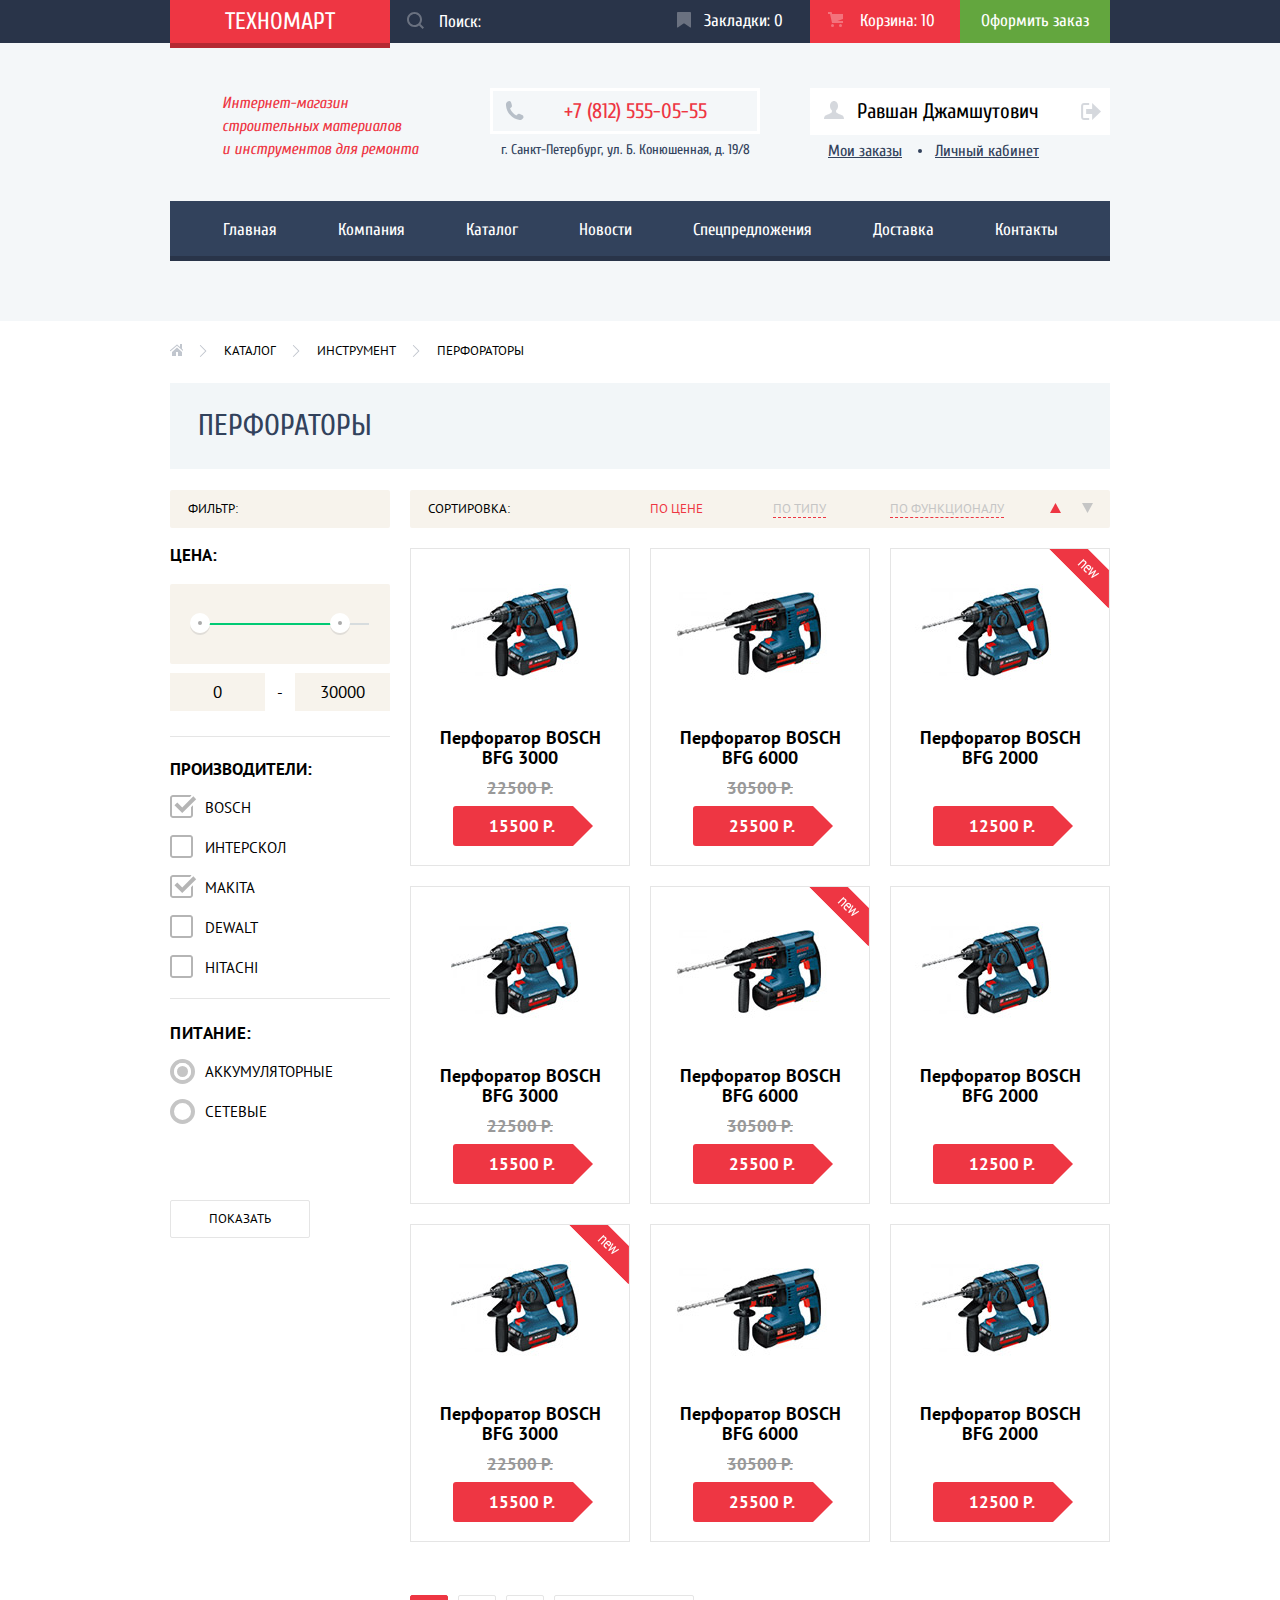
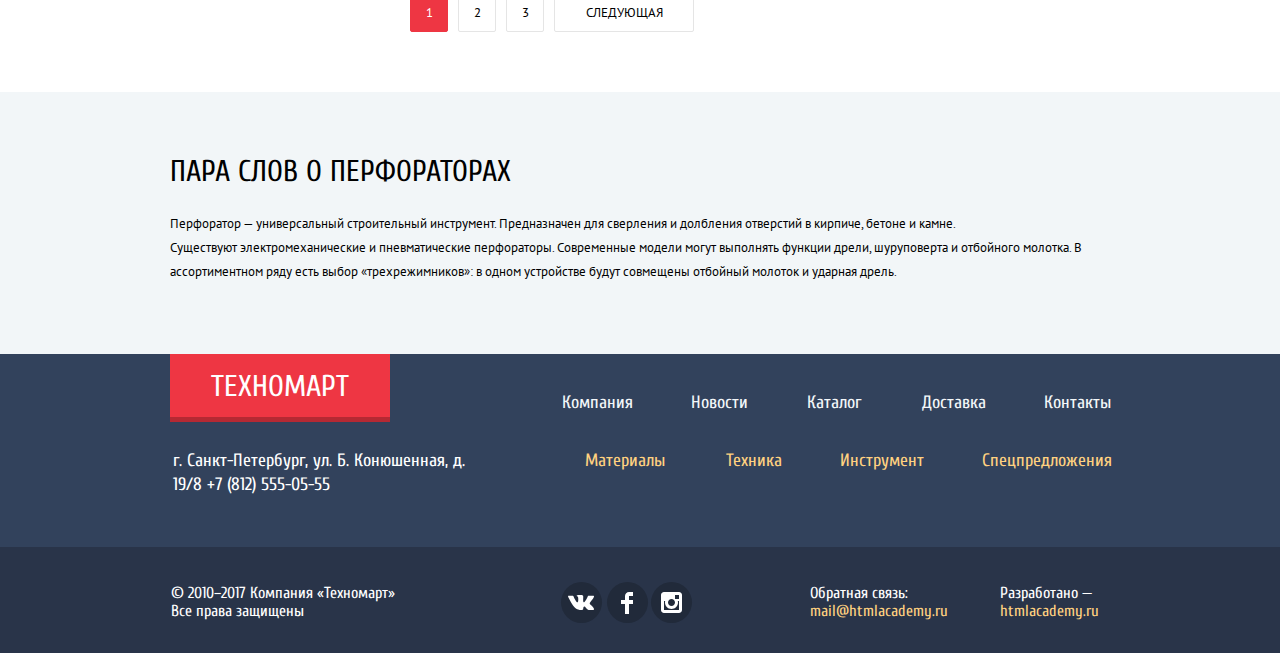
<file: catalog.html>
<!DOCTYPE html>
<html lang="ru">
   <head>
      <meta charset="utf-8">
      <title>Каталог товаров</title>
      <link href="https://fonts.googleapis.com/css?family=Cuprum:400,400i,700&amp;subset=cyrillic" rel="stylesheet">
      <link href="https://fonts.googleapis.com/css?family=PT+Sans:400,700&amp;subset=cyrillic" rel="stylesheet">
      <link href="css/normalize.css" rel="stylesheet">
      <link href="css/minstyle.css" rel="stylesheet">
   </head>
   <body>
      <header class="main-header">
         <div class="header-top">
            <div class="wrapper">
               <div class="container">
                  <a class="logo-top" href="index.html">Техномарт</a>
                  <div class="search">
                     <form action="https://echo.htmlacademy.ru" method="get">
                        <label class="visually-hidden" for="search">Поле поиска</label>
                        <input class="search-field" id="search" type="search" name="search" placeholder="Поиск:">
                        <svg version="1.1" xmlns="http://www.w3.org/2000/svg" xmlns:xlink="http://www.w3.org/1999/xlink" x="0px" y="0px" width="17px"
                           height="17px" viewBox="0 0 17 17" enable-background="new 0 0 17 17" xml:space="preserve">
                           <g>
                           </g>
                           <g>
                              <path fill="#ffffff" d="M17,15.586l-3.542-3.542C14.421,10.782,15,9.21,15,7.5C15,3.358,11.643,0,7.5,0C3.358,0,0,3.358,0,7.5
                                 C0,11.643,3.358,15,7.5,15c1.71,0,3.282-0.579,4.544-1.542L15.586,17L17,15.586z M2,7.5C2,4.467,4.467,2,7.5,2
                                 C10.532,2,13,4.467,13,7.5c0,3.032-2.468,5.5-5.5,5.5C4.467,13,2,10.532,2,7.5z"/>
                           </g>
                        </svg>
                     </form>
                  </div>
                  <a class="bookmarks" href="bookmarks.html">Закладки: 0</a>
                  <a class="basket basket-good" href="basket.html">Корзина: 10</a>
                  <a class="order" href="order.html">Оформить заказ</a>
               </div>
            </div>
         </div>
         <div class="container">
            <div class="header-middle header-middle-catalog">
               <p>
                  Интернет-магазин
                  строительных материалов<br> 
                  <!--Без br не получается сделать текст как на макете, при увеличении паддинга справа текст снизу съехжает еще на 1 строку-->
                  и инструментов для ремонта
               </p>
               <div class="information">
                  <a class="number" href="tel:+7(812)555-05-55">+7 (812) 555-05-55</a>
                  <span class="adress">г. Санкт-Петербург, ул. Б. Конюшенная, д. 19/8</span>
               </div>
               <div class="user">
                  <a class="user-name" href="profile.html">
                  Равшан Джамшутович
                  </a>
                  <a class="deauthorization" href="#">
                  <span class="visually-hidden">Деавторизация</span>
                  </a>
                  <ul class="user-atribute">
                     <li><a class="indent" href="orders.html">Мои заказы</a></li>
                     <li><a href="profile.html">Личный кабинет</a></li>
                  </ul>
               </div>
            </div>
            <nav class="main-nav">
               <ul class="site-navigation">
                  <li><a href="index.html">Главная</a></li>
                  <li><a href="company.html">Компания</a></li>
                  <li><a href="catalog.html">Каталог</a></li>
                  <li><a href="news.html">Новости</a></li>
                  <li><a href="sale.html">Спецпредложения</a></li>
                  <li><a href="delivery.html">Доставка</a></li>
                  <li><a href="contact.html">Контакты</a></li>
               </ul>
            </nav>
         </div>
      </header>
      <main class="catalog-main">
         <div class="container">
            <ul class="breadcrumbs">
               <li><a class="home" href="index.html"><span class="visually-hidden">Главная</span></a></li>
               <li><a href="catalog.html">Каталог</a></li>
               <li><a href="tool.html">Инструмент</a></li>
               <li class="breadcrumbs-current">Перфораторы</li>
            </ul>
            <h1>Перфораторы</h1>
            <div class="flex-catalog">
               <section class="filters">
                  <form class="filter" action="https://echo.htmlacademy.ru" method="get">
                     <h2>Фильтр:</h2>
                     <fieldset>
                        <legend>Цена:</legend>
                        <div class="price-slider">
                           <div class="price-slider-handle price-slider-handle-left"></div>
                           <div class="price-slider-range"></div>
                           <div class="price-slider-handle price-slider-handle-right"></div>
                        </div>
                        <div class="price-range">
                           <div class="price-range-input">
                              <label class="visually-hidden" for="min">Минимальная цена</label>
                              <input type="tel" name="min" id="min" value="0">
                           </div>
                           <span class="price-range-span">-</span>
                           <div class="price-range-input">
                              <label class="visually-hidden" for="max">Максимальная цена</label>
                              <input type="tel" name="max" id="max" value="30000">
                           </div>
                        </div>
                     </fieldset>
                     <fieldset>
                        <legend>Производители:</legend>
                        <ul class="filter-list">
                           <li class="filter-option">
                              <label class="filter-checkbox">
                              <input class="visually-hidden" type="checkbox" name="bosch" checked>
                              <span class="checkbox-indicator"></span>
                              Bosch
                              </label>
                           </li>
                           <li class="filter-option">
                              <label class="filter-checkbox">
                              <input class="visually-hidden" type="checkbox" name="interskol">
                              <span class="checkbox-indicator"></span>
                              Интерскол
                              </label>
                           </li>
                           <li class="filter-option">
                              <label class="filter-checkbox">
                              <input class="visually-hidden" type="checkbox" name="makita" checked>
                              <span class="checkbox-indicator"></span>
                              Makita
                              </label>
                           </li>
                           <li class="filter-option">
                              <label class="filter-checkbox">
                              <input class="visually-hidden" type="checkbox" name="dewalt">
                              <span class="checkbox-indicator"></span>
                              Dewalt
                              </label>
                           </li>
                           <li class="filter-option">
                              <label class="filter-checkbox">
                              <input class="visually-hidden" type="checkbox" name="hitachi">
                              <span class="checkbox-indicator"></span>
                              Hitachi
                              </label>
                           </li>
                        </ul>
                     </fieldset>
                     <fieldset>
                        <legend class="alimony">Питание:</legend>
                        <ul class="filter-list">
                           <li class="filter-option">
                              <input class="visually-hidden" type="radio" name="energy-group" value="accumulator" id="supply-1" checked>
                              <label class="filter-radio" for="supply-1">Аккумуляторные</label>
                           </li>
                           <li class="filter-option">
                              <input class="visually-hidden" type="radio" name="energy-group" value="network" id="supply-2">
                              <label class="filter-radio" for="supply-2">Сетевые</label>
                           </li>
                        </ul>
                     </fieldset>
                     <button class="filter-button" type="submit">Показать</button>
                  </form>
               </section>
               <section class="catalog">
                  <div class="sorting">
                     <h2>Сортировка:</h2>
                     <ul>
                        <li><a class="current-sorting" href="#">По цене</a></li>
                        <li><a href="#">По типу</a></li>
                        <li><a href="#">По функционалу</a></li>
                     </ul>
                     <div class="sorting-triangle">
                        <a class="sorting-up current-sorting"  href="#">
                           <span class="visually-hidden">Сортировка по возрастанию</span>
                           <svg version="1.1" xmlns="http://www.w3.org/2000/svg" xmlns:xlink="http://www.w3.org/1999/xlink" x="0px" y="0px"
                              width="11px" height="10px" viewBox="0 0 11 10" enable-background="new 0 0 11 10" xml:space="preserve">
                              <polygon fill="#c5c5c5" points="5.5,0 0,10 11,10 "/>
                           </svg>
                        </a>
                        <a class="sorting-down"  href="#">
                           <span class="visually-hidden">Сортировка по убыванию</span>
                           <svg version="1.1" xmlns="http://www.w3.org/2000/svg" xmlns:xlink="http://www.w3.org/1999/xlink" x="0px" y="0px"
                              width="11px" height="10px" viewBox="0 0 11 10" enable-background="new 0 0 11 10" xml:space="preserve">
                              <polyline fill="#c5c5c5" points="5.5,10 0,0 11,0 "/>
                           </svg>
                        </a>
                     </div>
                  </div>
                  <ul class="catalog-list">
                     <li class="catalog-item">
                        <div class="flag">Новинка</div>
                        <p class="catalog-item-image">
                           <img src="img/item-1.jpg" width="218" height="180" alt="Перфоратор BOSCH BFG 3000">
                        </p>
                        <div class="hover-button">
                           <a class="btn-buy" href="buy.html">Купить</a>
                           <a class="btn-bookmark" href="bookmark.html">В закладки</a>
                        </div>
                        <h3>
                           <a class="catalog-item-title" href="catalog-item.html">Перфоратор BOSCH BFG 3000</a>
                        </h3>
                        <p class="catalog-item-price">
                           <b class="old-price">22500 Р.</b>
                           <b class="new-price">15500 Р.</b>
                        </p>
                     </li>
                     <li class="catalog-item">
                        <div class="flag">Новинка</div>
                        <p class="catalog-item-image">
                           <img src="img/item-2.jpg" width="218" height="180" alt="Перфоратор BOSCH BFG 6000">
                        </p>
                        <div class="hover-button">
                           <a class="btn-buy" href="buy.html">Купить</a>
                           <a class="btn-bookmark" href="bookmark.html">В закладки</a>
                        </div>
                        <h3>
                           <a class="catalog-item-title" href="catalog-item.html">Перфоратор BOSCH BFG 6000</a>
                        </h3>
                        <p class="catalog-item-price">
                           <b class="old-price">30500 Р.</b>
                           <b class="new-price">25500 Р.</b>
                        </p>
                     </li>
                     <li class="catalog-item">
                        <div class="flag flag-new">Новинка</div>
                        <p class="catalog-item-image">
                           <img src="img/item-3.jpg" width="218" height="180" alt="Перфоратор BOSCH BFG 2000">
                        </p>
                        <div class="hover-button">
                           <a class="btn-buy" href="buy.html">Купить</a>
                           <a class="btn-bookmark" href="bookmark.html">В закладки</a>
                        </div>
                        <h3>
                           <a class="catalog-item-title" href="catalog-item.html">Перфоратор BOSCH BFG 2000</a>
                        </h3>
                        <p class="catalog-item-price">
                           <b class="old-price"></b>
                           <b class="new-price">12500 Р.</b>
                        </p>
                     </li>
                     <li class="catalog-item">
                        <div class="flag">Новинка</div>
                        <p class="catalog-item-image">
                           <img src="img/item-1.jpg" width="218" height="180" alt="Перфоратор BOSCH BFG 3000">
                        </p>
                        <div class="hover-button">
                           <a class="btn-buy" href="buy.html">Купить</a>
                           <a class="btn-bookmark" href="bookmark.html">В закладки</a>
                        </div>
                        <h3>
                           <a class="catalog-item-title" href="catalog-item.html">Перфоратор BOSCH BFG 3000</a>
                        </h3>
                        <p class="catalog-item-price">
                           <b class="old-price">22500 Р.</b>
                           <b class="new-price">15500 Р.</b>
                        </p>
                     </li>
                     <li class="catalog-item">
                        <div class="flag flag-new">Новинка</div>
                        <p class="catalog-item-image">
                           <img src="img/item-2.jpg" width="218" height="180" alt="Перфоратор BOSCH BFG 6000">
                        </p>
                        <div class="hover-button">
                           <a class="btn-buy" href="buy.html">Купить</a>
                           <a class="btn-bookmark" href="bookmark.html">В закладки</a>
                        </div>
                        <h3>
                           <a class="catalog-item-title" href="catalog-item.html">Перфоратор BOSCH BFG 6000</a>
                        </h3>
                        <p class="catalog-item-price">
                           <b class="old-price">30500 Р.</b>
                           <b class="new-price">25500 Р.</b>
                        </p>
                     </li>
                     <li class="catalog-item">
                        <p class="catalog-item-image">
                           <img src="img/item-3.jpg" width="218" height="180" alt="Перфоратор BOSCH BFG 2000">
                        </p>
                        <div class="hover-button">
                           <a class="btn-buy" href="buy.html">Купить</a>
                           <a class="btn-bookmark" href="bookmark.html">В закладки</a>
                        </div>
                        <h3>
                           <a class="catalog-item-title" href="catalog-item.html">Перфоратор BOSCH BFG 2000</a>
                        </h3>
                        <p class="catalog-item-price">
                           <b class="old-price"></b>
                           <b class="new-price">12500 Р.</b>
                        </p>
                     </li>
                     <li class="catalog-item">
                        <div class="flag flag-new">Новинка</div>
                        <p class="catalog-item-image">
                           <img src="img/item-1.jpg" width="218" height="180" alt="Перфоратор BOSCH BFG 3000">
                        </p>
                        <div class="hover-button">
                           <a class="btn-buy" href="buy.html">Купить</a>
                           <a class="btn-bookmark" href="bookmark.html">В закладки</a>
                        </div>
                        <h3>
                           <a class="catalog-item-title" href="catalog-item.html">Перфоратор BOSCH BFG 3000</a>
                        </h3>
                        <p class="catalog-item-price">
                           <b class="old-price">22500 Р.</b>
                           <b class="new-price">15500 Р.</b>
                        </p>
                     </li>
                     <li class="catalog-item">
                        <p class="catalog-item-image">
                           <img src="img/item-2.jpg" width="218" height="180" alt="Перфоратор BOSCH BFG 6000">
                        </p>
                        <div class="hover-button">
                           <a class="btn-buy" href="buy.html">Купить</a>
                           <a class="btn-bookmark" href="bookmark.html">В закладки</a>
                        </div>
                        <h3>
                           <a class="catalog-item-title" href="catalog-item.html">Перфоратор BOSCH BFG 6000</a>
                        </h3>
                        <p class="catalog-item-price">
                           <b class="old-price">30500 Р.</b>
                           <b class="new-price">25500 Р.</b>
                        </p>
                     </li>
                     <li class="catalog-item">
                        <p class="catalog-item-image">
                           <img src="img/item-3.jpg" width="218" height="180" alt="Перфоратор BOSCH BFG 2000">
                        </p>
                        <div class="hover-button">
                           <a class="btn-buy" href="buy.html">Купить</a>
                           <a class="btn-bookmark" href="bookmark.html">В закладки</a>
                        </div>
                        <h3>
                           <a class="catalog-item-title" href="catalog-item.html">Перфоратор BOSCH BFG 2000</a>
                        </h3>
                        <p class="catalog-item-price">
                           <b class="old-price"></b>
                           <b class="new-price">12500 Р.</b>
                        </p>
                     </li>
                  </ul>
                  <ul class="paginator">
                     <li><a class="current-paginator" href="#">1</a></li>
                     <li><a href="#">2</a></li>
                     <li><a href="#">3</a></li>
                     <li><a class="next" href="#">Следующая</a></li>
                  </ul>
               </section>
            </div>
         </div>
         <section class="about-perforator">
            <div class="wrapper">
               <div class="container">
                  <h2>Пара слов о перфораторах</h2>
                  <p>Перфоратор — универсальный строительный инструмент. Предназначен для сверления и долбления отверстий в кирпиче, бетоне и камне.<br>
                     Существуют электромеханические и пневматические перфораторы. Современные модели могут выполнять функции дрели, шуруповерта и отбойного молотка. В ассортиментном ряду есть выбор «трехрежимников»: в одном устройстве будут совмещены отбойный молоток и ударная дрель.
                  </p>
               </div>
            </div>
         </section>
      </main>
      <footer class="main-footer">
         <div class="container">
            <div class="footer-top">
               <div class="logo-bottom">Техномарт</div>
               <nav class="footer-nav-top">
                  <ul class="footer-nav">
                     <li><a href="company.html">Компания</a></li>
                     <li><a href="news.html">Новости</a></li>
                     <li><a href="catalog.html">Каталог</a></li>
                     <li><a href="delivery.html">Доставка</a></li>
                     <li><a href="contact.html">Контакты</a></li>
                  </ul>
               </nav>
            </div>
            <div class="footer-middle">
               <p>г. Санкт-Петербург, ул. Б. Конюшенная, д. 19/8
                  <a class="n-decor" href="tel:+7(812)555-05-55">+7 (812) 555-05-55</a>
               </p>
               <nav class="footer-nav-middle">
                  <ul class="footer-nav">
                     <li><a href="material.html">Материалы</a></li>
                     <li><a href="equipment.html">Техника</a></li>
                     <li><a href="tool.html">Инструмент</a></li>
                     <li><a href="sale.html">Спецпредложения</a></li>
                  </ul>
               </nav>
            </div>
         </div>
         <div class="footer-bottom">
            <div class="container">
               <p class="footer-safe">© 2010–2017 Компания «Техномарт» Все права защищены</p>
               <ul class="footer-social">
                  <li>
                     <a class="social-button" href="#">
                        <span class="visually-hidden">Вконтакте</span>
                        <svg version="1.1" xmlns="http://www.w3.org/2000/svg" xmlns:xlink="http://www.w3.org/1999/xlink" x="0px" y="0px"
                           width="26px" height="15px" viewBox="0 0 26 15" enable-background="new 0 0 26 15" xml:space="preserve">
                           <path fill="#FFFFFF" d="M16.138,11.51c0.956-0.309,2.18,2.04,3.483,2.939c0.978,0.681,1.727,0.534,1.727,0.534l3.473-0.05
                              c0,0,1.815-0.112,0.957-1.554c-0.071-0.12-0.503-1.069-2.585-3.022c-2.177-2.043-1.882-1.712,0.739-5.244
                              c1.597-2.153,2.236-3.468,2.036-4.028c-0.192-0.539-1.365-0.399-1.365-0.399L20.69,0.713c-0.381,0.001-0.704,0.119-0.851,0.515
                              c-0.003,0.004-0.621,1.666-1.445,3.079c-1.741,2.989-2.436,3.148-2.724,2.961c-0.661-0.433-0.494-1.737-0.494-2.664
                              c0-2.897,0.432-4.105-0.846-4.417c-0.427-0.104-0.739-0.172-1.828-0.182c-1.392-0.021-2.574,0-3.244,0.329
                              c-0.445,0.223-0.786,0.712-0.579,0.74c0.26,0.035,0.843,0.16,1.155,0.586c0.401,0.552,0.389,1.789,0.389,1.789
                              s0.229,3.411-0.54,3.834c-0.528,0.29-1.25-0.302-2.803-3.016C6.087,2.879,5.488,1.345,5.488,1.345S5.372,1.06,5.162,0.904
                              C4.912,0.719,4.562,0.66,4.562,0.66L0.848,0.684c0,0-0.558,0.016-0.763,0.262C-0.097,1.164,0.07,1.614,0.07,1.614
                              s2.909,6.881,6.203,10.347c3.02,3.182,6.452,2.971,6.452,2.971h1.555c0,0,0.469-0.054,0.709-0.312
                              c0.224-0.24,0.214-0.691,0.214-0.691S15.172,11.82,16.138,11.51z"/>
                        </svg>
                     </a>
                  </li>
                  <li>
                     <a class="social-button" href="#">
                        <span class="visually-hidden">Фейсбук</span>
                        <svg version="1.1" xmlns="http://www.w3.org/2000/svg" xmlns:xlink="http://www.w3.org/1999/xlink" x="0px" y="0px"
                           width="12px" height="22px" viewBox="0 0 12 22" enable-background="new 0 0 12 22" xml:space="preserve">
                           <path fill="#FFFFFF" d="M12,4V0H8C5.791,0,4,1.791,4,4v4H0v4h4v10h4V12h4V8H8V4H12z"/>
                        </svg>
                     </a>
                  </li>
                  <li>
                     <a class="social-button" href="#">
                        <span class="visually-hidden">Инстаграм</span>
                        <svg version="1.1" xmlns="http://www.w3.org/2000/svg" xmlns:xlink="http://www.w3.org/1999/xlink" x="0px" y="0px"
                           width="21px" height="21px" viewBox="0 0 21 21" enable-background="new 0 0 21 21" xml:space="preserve">
                           <path fill="#FFFFFF" d="M18,0H3C1.35,0,0,1.35,0,3v15c0,1.65,1.35,3,3,3h15c1.65,0,3-1.35,3-3V3C21,1.35,19.65,0,18,0z M10.5,7
                              c1.93,0,3.5,1.57,3.5,3.5S12.43,14,10.5,14S7,12.43,7,10.5S8.57,7,10.5,7z M18,18H3V9h1.181C4.067,9.482,4,9.983,4,10.5
                              c0,3.59,2.91,6.5,6.5,6.5s6.5-2.91,6.5-6.5c0-0.517-0.066-1.018-0.181-1.5H18V18z M18,7h-4V3h4V7z"/>
                        </svg>
                     </a>
                  </li>
               </ul>
               <p class="footer-feedback">
                  <b>Обратная связь:</b>
                  <a class="mail" href="mailto:mail@htmlacademy.ru">mail@htmlacademy.ru</a>
               </p>
               <p class="footer-copyright">
                  <b>Разработано —</b>
                  <a class="htmlacademy" href="https://htmlacademy.ru/intensive/htmlcss">htmlacademy.ru</a>
               </p>
            </div>
         </div>
      </footer>
      <section class="modal modal-sucses">
         <button class="modal-close" type="button">Закрыть</button>
         <p>Товар добавлен в корзину!</p>
         <div class="sucses-action">
            <a class="btn" href="order.html">Оформить заказ</a>
            <a class="btn btn-continue" href="#">Продолжить покупки</a>
         </div>
      </section>
      <script src="js/minscript.js"></script>
   </body>
</html>
</file>
<file: css/minstyle.css>
body{margin:0;padding:0;font-family:Cuprum,Arial,sans-serif;font-size:13px;line-height:24px;font-weight:400;color:#fff;background-color:#fff}a{text-decoration:none}img{max-width:100%;height:auto}.visually-hidden,input[type="checkbox"].visually-hidden,input[type="radio"].visually-hidden{position:absolute;width:1px;height:1px;margin:-1px;border:0;padding:0;white-space:nowrap;-webkit-clip-path:inset(100%);clip-path:inset(100%);clip:rect(0 0 0 0);overflow:hidden}.main-header{background-color:#f4f7f9;padding-bottom:60px}.main-header ul{list-style:none;padding:0}.header-top{margin-bottom:45px;font-size:17px;line-height:18px;color:#fff;background-color:#293449}.header-top a{display:block;padding:12px 0;width:150px;-webkit-box-sizing:border-box;box-sizing:border-box;vertical-align:middle;color:#fff}.header-top .bookmarks:hover,.header-top .basket:hover{background-color:#212a3a}.search{width:270px}.search form{position:relative}.search svg{position:absolute;top:12px;left:17px;width:17px;height:17px;opacity:.3}.search-field:hover+svg,.search-field:focus+svg{opacity:1}.search-field:focus+svg path{fill:#ee3643}.search-field{width:270px;padding:12px 49px 11px 49px;background-color:#293449;border:0}.search-field:hover{background-color:#212a3a}.search-field:focus{background-color:#fff;outline:0}.search-field::-webkit-input-placeholder{color:#fff;opacity:1}.search-field:-ms-input-placeholder{color:#fff;opacity:1}.search-field::-ms-input-placeholder{color:#fff;opacity:1}.search-field::placeholder{color:#fff;opacity:1}.header-top .bookmarks{position:relative;padding-left:44px}.bookmarks::before{content:"";position:absolute;top:12px;left:17px;width:14px;height:16px;background-image:url("../img/icon-bookmark.svg");background-position:0 0;background-repeat:no-repeat;opacity:.3}.header-top .basket{position:relative;padding-left:50px}.basket::before{content:"";position:absolute;top:12px;left:18px;width:15px;height:15px;background-image:url("../img/cart-icon.svg");background-position:0 0;background-repeat:no-repeat;opacity:.3}.bookmarks:hover::before,.basket:hover::before{opacity:1}.bookmarks:active::before,.basket:active::before{opacity:.5}.order{background-color:#63a63e;text-align:center}.header-top .logo-top{display:block;width:220px;padding-top:10px;padding-bottom:5px;font-size:24px;line-height:24px;color:#fff;text-align:center;text-transform:uppercase;background-color:#ee3643;-webkit-box-shadow:0 5px 0 0 #b52933;box-shadow:0 5px 0 0 #b52933}.header-top .logo-top:hover{background-color:#ca2c37;-webkit-box-shadow:0 5px 0 0 #9a212a;box-shadow:0 5px 0 0 #9a212a}.header-top .logo-top:active{background-color:#ba2732;-webkit-box-shadow:0 5px 0 0 #8e1e26;box-shadow:0 5px 0 0 #8e1e26}.order:hover{background-color:#5fbb2d}.bookmarks:active,.basket:active{background-color:#161d29;color:rgba(255,255,255,0.6)}.order:active{background-color:#518534;color:rgba(255,255,255,0.6)}.number{position:relative;display:block;border:3px solid white;padding:10px 0 9px 71px;margin-bottom:4px;vertical-align:middle;font-size:21px;line-height:21px;color:#ee3643}.number::before{content:"";position:absolute;top:10px;left:12px;width:19px;height:19px;background-image:url(../img/icon-phone.svg);background-repeat:no-repeat;background-position:0 0}.adress{font-size:14px;line-height:24px;color:#32425c;text-align:center}.user-navigation,.site-navigation{list-style:none;margin:0}.user-navigation a{display:block;-webkit-box-sizing:border-box;box-sizing:border-box;padding:12px 0;font-size:21px;line-height:21px;color:#000;background-color:#fff}.user-navigation .login-link{position:relative;padding-left:46px}.login-link::before{content:"";position:absolute;top:14px;left:14px;width:20px;height:17px;background-image:url(../img/icon-login.svg);background-repeat:no-repeat;background-position:0 0;opacity:.3}.login-link:hover::before{background-image:url(../img/icon-login2.svg);opacity:1}.login-link:active::before{background-image:url(../img/icon-login.svg);opacity:1}.user-navigation .registration{padding-left:24px}.user-navigation a:hover{color:#ee3643}.user-navigation a:active{color:rgba(0,0,0,0.3)}.main-nav{width:940px;font-size:17px;line-height:17px;background-color:#32425c}.site-navigation a:hover{background-color:#293449}.site-navigation a:active{background-color:#1d2739;color:rgba(255,255,255,0.5);-webkit-box-shadow:0 4px 0 0 #1d2739;box-shadow:0 4px 0 0 #1d2739}.promo{display:-webkit-box;display:-ms-flexbox;display:flex;-webkit-box-pack:justify;-ms-flex-pack:justify;justify-content:space-between;padding-top:59px;margin-bottom:52px}.promo-left-column{display:-webkit-box;display:-ms-flexbox;display:flex;-ms-flex-wrap:wrap;flex-wrap:wrap;-webkit-box-pack:justify;-ms-flex-pack:justify;justify-content:space-between;width:620px}.promo-left-column .offers-item{margin-bottom:20px}.promo-right-column{display:-webkit-box;display:-ms-flexbox;display:flex;-webkit-box-orient:vertical;-webkit-box-direction:normal;-ms-flex-direction:column;flex-direction:column;width:300px}.offers-item{position:relative;-webkit-box-sizing:border-box;box-sizing:border-box;width:300px}.promo-right-column .offers-item:not(:last-child){margin-bottom:20px}.offers-item b{display:block;margin-top:20px;margin-left:22px;margin-bottom:14px;padding-right:115px;font-size:24px;line-height:30px}.btn-promo{display:block;width:125px;margin-left:25.5px;margin-bottom:22px;padding:11px 5px 9px 5px;font-size:14px;line-height:18px;color:#fff;background-color:rgba(0,0,0,0.1);border-radius:2px;text-align:center;text-transform:uppercase}.promo-right-column .btn-promo{margin-left:23.5px}.btn-promo:hover{background-color:rgba(0,0,0,0.2)}.btn-promo:active{background-color:rgba(0,0,0,0.3)}.materials{background:url(../img/icon-1.svg) 213px 31px no-repeat #ffbf47}.tool{background:url(../img/icon-2.svg) 197px 33px no-repeat #3bbce3}.technics{background:url(../img/icon-3.svg) 191px 31px no-repeat #dc91d8}.discounts{background:url(../img/icon-4.svg) 196px 26px no-repeat #8ed78f}.delivery{background:url(../img/icon-5.svg) 191px 32px no-repeat #ffc047}.slider{position:relative;width:620px}.slider-item{position:relative;-webkit-box-sizing:border-box;box-sizing:border-box;width:620px;padding-top:23px;padding-left:25px}.slider-item::before{content:"";position:absolute;top:50%;left:25px;width:22px;height:40px;background:url(../img/icon-left.svg) 0 0 no-repeat;-webkit-transform:translate(0,-50%);-ms-transform:translate(0,-50%);transform:translate(0,-50%)}.slider-item::after{content:"";position:absolute;top:50%;right:21px;width:22px;height:40px;background:url(../img/icon-right.svg) 0 0 no-repeat;-webkit-transform:translate(0,-50%);-ms-transform:translate(0,-50%);transform:translate(0,-50%)}.slider-item b{margin-bottom:2px;font-size:36px;line-height:36px;text-transform:uppercase}.slider-item p{margin:0;margin-bottom:122.5px;font-size:18px;line-height:24px}.btn-slider{width:194.5px;margin-bottom:20px}.slider .slider-item:first-child{background:#d5cbc9 url(../img/slider-1.jpg) 0 0 no-repeat}.slider .slider-item:last-child{background:#8c7b6f url(../img/slider-2.jpg) 0 0 no-repeat}.slider-slides{display:-webkit-box;display:-ms-flexbox;display:flex;width:200%}.slider-inner{overflow:hidden}.slider-controls{position:absolute;bottom:29px;left:50%;min-width:30px;-webkit-transform:translate(-50%,0);-ms-transform:translate(-50%,0);transform:translate(-50%,0);z-index:1}.slider-controls label{display:inline-block;-webkit-box-sizing:border-box;box-sizing:border-box;width:10px;height:10px;vertical-align:middle;border:2px solid #fff;border-radius:50%;background-color:#fff}.slider-controls label:not(:last-child){margin-right:9px}#slide-1:checked ~ .slider-controls label[for="slide-1"],#slide-2:checked ~ .slider-controls label[for="slide-2"]{background-color:#ee3643}#slide-1:checked ~ .slider-inner .slider-slides{-webkit-transform:translate(0);-ms-transform:translate(0);transform:translate(0)}#slide-2:checked ~ .slider-inner .slider-slides{-webkit-transform:translate(-620px);-ms-transform:translate(-620px);transform:translate(-620px)}#slide-1:focus ~ .slider-controls label[for="slide-1"],#slide-2:focus ~ .slider-controls label[for="slide-2"]{-webkit-box-shadow:0 0 0 1px #4d91fe;box-shadow:0 0 0 1px #4d91fe;border-radius:50%}.popular-header{display:-webkit-box;display:-ms-flexbox;display:flex;-webkit-box-pack:justify;-ms-flex-pack:justify;justify-content:space-between;padding:25px 24px 25px 28px;margin-bottom:21px;background-color:#f9f5f0}.popular-header h2{margin:0;padding-top:5px;font-size:30px;line-height:30px;font-weight:normal;color:#32425c;text-transform:uppercase}.btn-popular{width:253px}.products{display:-webkit-box;display:-ms-flexbox;display:flex;-webkit-box-pack:justify;-ms-flex-pack:justify;justify-content:space-between;-ms-flex-wrap:wrap;flex-wrap:wrap;padding:0;margin:0;margin-bottom:1px;list-style:none}.popular-brands{margin-bottom:65px}.brands{display:-webkit-box;display:-ms-flexbox;display:flex;-ms-flex-wrap:wrap;flex-wrap:wrap;-webkit-box-pack:justify;-ms-flex-pack:justify;justify-content:space-between;margin:0;padding:0;list-style:none}.brands li{margin-bottom:20px}.brands a{display:block;-webkit-box-sizing:border-box;box-sizing:border-box;width:220px;height:145px;padding-top:30px;border:1px solid #ebebeb}.brands a:hover{-webkit-box-shadow:0 10px 25px 0 rgba(41,52,73,0.5);box-shadow:0 10px 25px 0 rgba(41,52,73,0.5)}.brands a:active{-webkit-box-shadow:0 4px 10px 0 rgba(41,52,73,0.5);box-shadow:0 4px 10px 0 rgba(41,52,73,0.5);opacity:.3}.service{background-color:#f4f8f9;padding-top:65px}.service ul{font-size:21px;line-height:30px;font-weight:bold;color:#fff;margin:0;padding:0;list-style:none}.annotation{width:400px}.service .flex-wrapper{margin-top:65px}.service .service-slider-controls{position:relative;width:240px;padding-top:4px}.service-slider-controls::before{content:"";position:absolute;top:-40px;right:0;width:10px;height:279px;background:url(../img/shadow.png) 0 0 no-repeat}.service-slider-controls label{display:block;padding:14.6px 22px;border-top:1px solid #405069;border-bottom:1px solid #293449;background-color:#32425c}.service-slider-controls label:hover{background-color:#293449}#service-1:checked ~ .service-slider-controls label[for="service-1"],#service-2:checked ~ .service-slider-controls label[for="service-2"],#service-3:checked ~ .service-slider-controls label[for="service-3"]{color:#32425c;background-color:#fff;border-color:#fff}#service-1:checked ~ .service-slider-inner .service-slider-slides{-webkit-transform:translate(0);-ms-transform:translate(0);transform:translate(0)}#service-2:checked ~ .service-slider-inner .service-slider-slides{-webkit-transform:translate(-620px);-ms-transform:translate(-620px);transform:translate(-620px)}#service-3:checked ~ .service-slider-inner .service-slider-slides{-webkit-transform:translate(-1240px);-ms-transform:translate(-1240px);transform:translate(-1240px)}#service-1:focus ~ .service-slider-controls label[for="service-1"],#service-2:focus ~ .service-slider-controls label[for="service-2"],#service-3:focus ~ .service-slider-controls label[for="service-3"]{-webkit-box-shadow:0 0 0 1px #4d91fe;box-shadow:0 0 0 1px #4d91fe;border-radius:1px}.service .service-slider-inner{width:620px;padding-bottom:105px;overflow:hidden}.service .service-item{position:relative;width:620px}.btn-credit{width:195px;margin-top:30px}.service-delivery p{padding-right:342px}.service-gurantee p{padding-right:241px}.service-delivery::before{content:"";position:absolute;top:28px;right:0;width:468px;height:261px;background:#f4f7f9 url(../img/delivery.png) 0 0 no-repeat;z-index:-1}.service-gurantee::before{content:"";position:absolute;top:28px;right:0;width:389px;height:283px;background:#f4f7f9 url(../img/gurantee.png) 0 0 no-repeat;z-index:-1}.service-credit::before{content:"";position:absolute;top:28px;right:0;width:465px;height:285px;background:#f4f7f9 url(../img/credit.png) 0 0 no-repeat;z-index:-1}.service-slider-slides{display:-webkit-box;display:-ms-flexbox;display:flex;width:300%}.service h2,.about-us h2,.contact h2{font-size:30px;line-height:30px;font-weight:normal;color:#000;text-transform:uppercase;margin:0;margin-bottom:25px}.about-us h2,.contact h2{margin-bottom:27px}.service p,.about-us p{font-family:"PT Sans",Arial,sans-serif;font-size:13px;line-height:24px;color:#000;margin:0}.service h3{font-size:36px;line-height:36px;font-weight:normal;color:#32425c;margin:0;margin-bottom:24px;padding-right:342px;padding-top:3px;text-transform:uppercase}.slider-controls li{font-size:21px;line-height:30px;font-weight:bold;background-color:#32425c}.company ul{font-size:18px;line-height:20px;color:#000;margin:0;margin-bottom:37px;padding:0;list-style:none}.company li{position:relative;padding-left:36px;margin-bottom:20px}.company li::before{content:"";position:absolute;left:0;top:50%;width:25px;height:2px;background-color:#ee3643}.company p{margin-bottom:23px}.contact p{margin-bottom:31px}.company .indent{margin-bottom:21px;padding-right:140px}.contact .indent{padding-right:110px}.slider-controls ul{padding:0;list-style:none}.slider-controls li:hover{background-color:#293449}.slider-controls li:active{color:#32425c;background-color:#fff}.btn{display:block;-webkit-box-sizing:border-box;box-sizing:border-box;padding:11px 5px 10px 5px;font-size:14px;line-height:18px;color:#fff;background-color:#ee3643;border-radius:3px;text-align:center;text-transform:uppercase}.btn:hover{background-color:#ca2c37}.btn:active{background-color:#ba2732}.btn-company{width:220px}.btn-contact{width:300px;padding-left:10px}.main-footer{font-size:18px;line-height:24px;background-color:#32425c}.main-footer ul{margin:0;padding:0;list-style:none}.footer-nav-top a{color:#f3f7f9}.footer-nav-middle a{color:#ffd180}.footer-nav a:hover{text-decoration:underline}.footer-nav a:active{text-decoration:none;opacity:.5}.footer-bottom{font-size:16px;line-height:18px;background-color:#293449}.footer-bottom b{font-weight:normal}.mail,.htmlacademy{color:#ffd180}.mail:hover,.htmlacademy:hover{text-decoration:underline}.mail:active,.htmlacademy:active{text-decoration:none;color:#ee3643}.modal{position:fixed;background-color:#fff;color:#000;z-index:30}.modal-map{display:none;top:50%;left:50%;-webkit-box-sizing:border-box;box-sizing:border-box;width:940px;height:446px;-webkit-transform:translate(-50%,-50%);-ms-transform:translate(-50%,-50%);transform:translate(-50%,-50%);overflow:hidden;-webkit-box-shadow:0 0 30px 3px rgba(47,42,43,0.5);box-shadow:0 0 30px 3px rgba(47,42,43,0.5)}.modal-map p{margin:0}.modal-feedback{display:none;top:130px;left:50%;-webkit-box-sizing:border-box;box-sizing:border-box;width:620px;margin-left:-310px;font-size:18px;line-height:18px;border-top:7px solid #ff5357;-webkit-box-shadow:0 20px 40px 0 rgba(0,0,0,0.75);box-shadow:0 20px 40px 0 rgba(0,0,0,0.75);background-color:#fff}.modal-close{position:absolute;top:6px;right:5px;width:27px;height:27px;border:0;background-color:transparent;font-size:0;cursor:pointer}.modal-close::before,.modal-close::after{content:"";position:absolute;top:0;left:11px;width:5px;height:27px;background-color:#ee3643}.modal-close::before{-webkit-transform:rotate(45deg);-ms-transform:rotate(45deg);transform:rotate(45deg)}.modal-close::after{-webkit-transform:rotate(-45deg);-ms-transform:rotate(-45deg);transform:rotate(-45deg)}.flex-wrapper{display:-webkit-box;display:-ms-flexbox;display:flex;-webkit-box-pack:justify;-ms-flex-pack:justify;justify-content:space-between}.flex-wrapper .flex-form{width:220px}.feedback-form-top{padding:0;margin:0;padding:0 80px;padding-top:47px;border:0}.feedback-form-top input[type="text"]{-webkit-box-sizing:border-box;box-sizing:border-box;width:220px;font-family:"PT Sans",Arial,sans-serif;font-weight:normal;font-size:13px;line-height:18px;border:2px solid #dee3e4;border-radius:2px;padding:8px 13px;margin-top:10px;margin-bottom:20px}.textarea{padding:0 80px}.feedback-form textarea{-webkit-box-sizing:border-box;box-sizing:border-box;width:460px;height:115px;font-family:"PT Sans",Arial,sans-serif;font-weight:normal;font-size:13px;line-height:18px;border:2px solid #dee3e4;border-radius:2px;resize:none;padding:8px 13px;margin-top:10px;margin-bottom:34px}.button-area{padding:1px 0 2px 0;background-color:#f4f4f4}.btn-feedback{width:460px;margin:35px auto;border:0}.modal-sucses{display:none;top:130px;left:50%;-webkit-box-sizing:border-box;box-sizing:border-box;width:620px;margin-left:-310px;font-size:30px;line-height:30px;font-weight:inherit;background-color:#fff;border-top:7px solid #ff5357;z-index:30;-webkit-box-shadow:0 20px 40px 0 rgba(41,52,73,0.75);box-shadow:0 20px 40px 0 rgba(41,52,73,0.75)}.modal-sucses p{position:relative;display:block;margin:65px 80px 68px 82px;padding-left:100px}.modal-sucses p::before{content:"";position:absolute;left:0;top:-16px;width:66px;height:66px;background-image:url(../img/sucses.png);background-position:0 0;background-repeat:no-repeat}.sucses-action{display:-webkit-box;display:-ms-flexbox;display:flex;-webkit-box-pack:justify;-ms-flex-pack:justify;justify-content:space-between;padding:37px 80px;background-color:#f1f1f1}.sucses-action .btn{-webkit-box-sizing:border-box;box-sizing:border-box;width:220px;border:0}.user-name{position:relative;display:block;padding:13px 47px;font-size:21px;line-height:21px;color:#000;background-color:#fff}.user-name::before{content:"";position:absolute;top:13px;left:14px;width:20px;height:18px;opacity:.2;background:url(../img/icon-user2.svg) 0 0 no-repeat}.user-name:hover::before{opacity:1}.user-name:active::before{opacity:.2}.user-name:active{color:rgba(0,0,0,0.3)}.deauthorization{position:absolute;top:10px;right:5px;width:30px;height:30px;background:url(../img/icon-logout2.svg) 5px 5px no-repeat;opacity:.2}.deauthorization:hover{opacity:1}.deauthorization:active{opacity:.2}.user-atribute a{display:block;width:125px;-webkit-box-sizing:border-box;box-sizing:border-box;padding:7px 0;font-size:16px;line-height:18px;color:#32425c;text-decoration:underline}.user-atribute .indent{width:105px;padding-left:18px;margin-right:20px}.user-atribute a:hover{color:#ee3643}.user-atribute a:active{color:rgba(50,66,92,0.3)}.user-atribute li:first-child{position:relative}.user-atribute li:first-child::before{content:"";position:absolute;right:13px;top:14px;width:4px;height:4px;border-radius:50%;background-color:#32425c;background-position:0 0;background-repeat:no-repeat}.breadcrumbs{display:-webkit-box;display:-ms-flexbox;display:flex;width:380px;margin:0;margin-bottom:23px;font-family:"PT Sans",Arial,sans-serif;font-size:13px;line-height:18px;color:#000;list-style:none;padding:0;text-transform:uppercase}.breadcrumbs li{position:relative;padding-top:23px;margin-right:41px}.breadcrumbs li:first-child{margin-right:54px}.breadcrumbs li:not(:first-child)::before{position:absolute;content:"";top:26px;left:-25px;width:8px;height:12px;background-image:url(../img/icon-right-small.svg);background-position:0 0;background-repeat:no-repeat}.breadcrumbs a{display:block;color:inherit}.home{position:relative}.home::after{content:"";position:absolute;top:2px;right:-13px;width:14px;height:12px;background-image:url(../img/icon-home.svg);background-position:0 0;background-repeat:no-repeat}.catalog-main>.container{margin-bottom:60px}.catalog-main h1{margin:0;padding:28px;margin-bottom:21px;font-size:30px;line-height:30px;font-weight:normal;color:#32425c;background-color:#f2f6f8;text-transform:uppercase}.filters ul{padding:0;margin:0}.filter legend{font-family:"PT Sans",Arial,sans-serif;font-size:17px;line-height:30px;font-weight:bold;color:#000;margin-bottom:14px;text-transform:uppercase}.filter-button{font-family:"PT Sans",Arial,sans-serif;font-weight:normal;font-size:13px;line-height:18px;color:#000;margin-top:58px;padding:9px 5px;width:140px;text-transform:uppercase;background-color:#fff;border:1px solid #e5e5e5;border-radius:2px}.filters h2{display:block;padding-top:10px;padding-left:18px;padding-bottom:10px;margin:0;margin-bottom:12px;font-family:"PT Sans",Arial,sans-serif;font-size:13px;line-height:18px;font-weight:normal;color:#000;border-radius:2px;background-color:#f7f3ec;text-transform:uppercase}.price-slider{position:relative;height:80px;margin-bottom:9px;border-radius:2px;background-color:#f7f3ec}.price-slider-handle{position:absolute;top:50%;width:20px;height:22px;background:url(../img/filter-button.svg) 0 0 no-repeat;-webkit-transform:translate(0,-50%);-ms-transform:translate(0,-50%);transform:translate(0,-50%);z-index:10}.price-slider-handle-left{left:20px}.price-slider-handle-right{right:40px}.price-slider-handle:hover{cursor:pointer}.price-slider-range{position:absolute;top:50%;left:50%;width:178px;height:2px;background-color:#d7dcde;-webkit-transform:translate(-50%,-50%);-ms-transform:translate(-50%,-50%);transform:translate(-50%,-50%)}.price-slider-range::before{content:"";position:absolute;top:50%;left:0;width:152px;height:2px;background-color:#00ca74;-webkit-transform:translate(0,-50%);-ms-transform:translate(0,-50%);transform:translate(0,-50%)}.price-range{display:-webkit-box;display:-ms-flexbox;display:flex}.price-range-input{width:95px;border-radius:2px;background-color:#f7f3ec}.price-range-input input{-webkit-box-sizing:border-box;box-sizing:border-box;width:100%;padding:10px 15px;background-color:#f7f3ec;border:0;outline:0;font-family:"PT Sans",Arial,sans-serif;font-size:17px;line-height:18px;font-weight:normal;color:#000;text-align:center}.price-range-input:first-child{margin-right:auto}.price-range-input:last-child{margin-left:auto}.price-range-span{padding:10px 0;font-family:"PT Sans",Arial,sans-serif;font-size:16px;line-height:18px;font-weight:normal;color:#000;text-align:center}.catalog ul{padding:0;margin:0;list-style:none}.catalog-item{position:relative;-webkit-box-sizing:border-box;box-sizing:border-box;width:220px;margin-bottom:20px;border:1px solid #e5e5e5;text-align:center}.catalog-item:hover{-webkit-box-shadow:0 10px 25px 5px rgba(41,52,73,0.5);box-shadow:0 10px 25px 5px rgba(41,52,73,0.5)}.flag{position:absolute;top:0;right:0;width:60px;height:59px;overflow:hidden;text-indent:-1000px;z-index:20}.flag-new{background:url(../img/new%20flag.png) 0 0 no-repeat}.catalog-item-image{display:block;-webkit-box-sizing:border-box;box-sizing:border-box;width:218px;height:180px;padding-top:35px;margin:0;margin-bottom:-1px;vertical-align:middle;text-align:center}.catalog-item h3{padding:0 25px;margin:0;margin-bottom:11px;font-family:"PT Sans",Arial,sans-serif;font-weight:bold;font-size:18px;line-height:20px;color:#000}.catalog-item-price{margin:0}.catalog-item-price b{display:block}.catalog-item-title{font-family:"PT Sans",Arial,sans-serif;font-weight:bold;font-size:18px;line-height:20px;color:#000}.old-price{min-height:20px;font-family:"PT Sans",Arial,sans-serif;font-weight:bold;font-size:17px;line-height:18px;color:#999;margin-bottom:7px;text-decoration:line-through}.new-price{position:relative;-webkit-box-sizing:border-box;box-sizing:border-box;width:134px;padding:10px 30px 10px 33px;margin:0 auto;margin-bottom:19px;font-family:"PT Sans",Arial,sans-serif;font-weight:bold;font-size:17px;line-height:20px;color:#fff;border-radius:3px;background-color:#ee3643}.new-price::before{content:"";position:absolute;top:0;right:-26px;width:0;height:0;border:20px solid white;border-left-color:#ee3643}.hover-button{position:absolute;top:1px;left:0;display:none;-webkit-box-sizing:border-box;box-sizing:border-box;width:218px;height:180px;padding-top:43px;background-color:rgba(255,255,255,0.9)}.btn-buy,.btn-bookmark{display:block;-webkit-box-sizing:border-box;box-sizing:border-box;width:135px;margin:0 auto;font-size:14px;line-height:18px;border-radius:3px;text-transform:uppercase}.btn-buy{position:relative;margin-bottom:8px;padding-top:12px;padding-bottom:5px;color:#fff;background-color:#63a63e;border-bottom:3px solid #367315}.btn-buy::before{content:"";position:absolute;top:12px;left:12px;width:15px;height:15px;background-image:url(../img/cart-icon.svg);opacity:.3}.btn-buy:hover{background-color:#5fbb2d}.btn-buy:hover::before{opacity:1}.btn-buy:active{background-color:#518534;border-bottom:3px solid #518534}.btn-buy:active::before{opacity:1}.btn-bookmark{padding:7px;color:#32425c;background-color:#fff;border:3px solid #63a63e}.btn-bookmark:hover{border:3px solid #32425c}.btn-bookmark:active{opacity:.3}.catalog-item:hover .hover-button{display:block}.wrapper{width:100%}.container{width:940px;margin:0 auto}.header-top .container{display:-webkit-box;display:-ms-flexbox;display:flex;-ms-flex-wrap:wrap;flex-wrap:wrap}.header-middle{display:-webkit-box;display:-ms-flexbox;display:flex;margin-bottom:39px}.header-middle-catalog{margin-bottom:34px}.user-navigation{margin:0}.header-middle p{-webkit-box-sizing:border-box;box-sizing:border-box;width:300px;margin:0;margin-right:20px;padding-left:52px;padding-right:51px;padding-top:4px;font-size:16px;line-height:23px;color:#ee3643;font-style:italic}.information{display:-webkit-box;display:-ms-flexbox;display:flex;-webkit-box-orient:vertical;-webkit-box-direction:normal;-ms-flex-direction:column;flex-direction:column;width:270px}.user-navigation{display:-webkit-box;display:-ms-flexbox;display:flex;-webkit-box-pack:justify;-ms-flex-pack:justify;justify-content:space-between;width:280px;margin-left:auto}.user-navigation li:first-child{width:120px}.user-navigation li:last-child{width:150px}.site-navigation{display:-webkit-box;display:-ms-flexbox;display:flex;-ms-flex-wrap:wrap;flex-wrap:wrap}.main-nav .site-navigation{padding:0 22px;border-bottom:5px solid #293449}.site-navigation li{-webkit-box-flex:1;-ms-flex-positive:1;flex-grow:1}.main-nav a{display:block;padding:20px 10px 18px 10px;color:#fff;text-align:center}.about-us{display:-webkit-box;display:-ms-flexbox;display:flex;-webkit-box-pack:justify;-ms-flex-pack:justify;justify-content:space-between;padding-top:79px;padding-bottom:86px}.map{display:block;width:300px;height:158px;margin-bottom:40px}.company{width:540px}.contact{width:300px}.main-footer .container{display:-webkit-box;display:-ms-flexbox;display:flex;-webkit-box-orient:vertical;-webkit-box-direction:normal;-ms-flex-direction:column;flex-direction:column}.footer-top,.footer-middle,.footer-bottom .container{display:-webkit-box;display:-ms-flexbox;display:flex;-webkit-box-orient:horizontal;-webkit-box-direction:normal;-ms-flex-direction:row;flex-direction:row}.footer-nav{display:-webkit-box;display:-ms-flexbox;display:flex}.footer-top li{-webkit-box-sizing:border-box;box-sizing:border-box;width:110px;padding-top:37px}.footer-top li:first-child{padding-left:2px}.footer-top li:nth-child(2){padding-left:21px}.footer-top li:nth-child(3){padding-left:27px}.footer-top li:nth-child(4){padding-left:32px}.footer-top li:last-child{padding-left:44px}.logo-bottom{width:220px;text-align:center;padding-top:18px;padding-bottom:15px;text-transform:uppercase;background-color:#ee3643;font-size:30px;line-height:30px;-webkit-box-shadow:0 5px 0 0 #b52933;box-shadow:0 5px 0 0 #b52933}.footer-nav-top{width:550px}.footer-top,.footer-middle{-webkit-box-pack:justify;-ms-flex-pack:justify;justify-content:space-between}.footer-top{margin-bottom:32px}.footer-middle p{-webkit-box-sizing:border-box;box-sizing:border-box;width:380px;margin:0;padding-right:52px;padding-left:3px}.footer-nav-middle{width:540px}.footer-middle li{-webkit-box-sizing:border-box;box-sizing:border-box;width:135px}.footer-middle li:first-child{padding-left:15px}.footer-middle li:nth-child(2){padding-left:21px}.footer-middle li:last-child{padding-left:7px}.footer-middle{margin-bottom:50px}.footer-bottom .container{padding-top:37.5px;padding-bottom:30px}.footer-safe{width:240px;-webkit-box-sizing:border-box;box-sizing:border-box;margin:0;margin-left:1px;margin-right:150px}.main-footer .footer-social{display:-webkit-box;display:-ms-flexbox;display:flex;-ms-flex-wrap:wrap;flex-wrap:wrap;width:150px;margin:0;padding:0;margin-top:-2px;margin-right:100px}.footer-social li:not(:last-child){margin-right:5px}.footer-social li:nth-child(2){margin-right:3px}.social-button{display:-webkit-box;display:-ms-flexbox;display:flex;-webkit-box-align:center;-ms-flex-align:center;align-items:center;-webkit-box-pack:center;-ms-flex-pack:center;justify-content:center;width:41px;height:41px;border-radius:50%;background-color:#212a3a}.social-button:hover,.social-button:active{background-color:#ee3643}.footer-feedback,.footer-copyright{-webkit-box-sizing:border-box;box-sizing:border-box;width:110px;margin:0}.footer-feedback{margin-right:80px}.user{position:relative;width:300px;display:-webkit-box;display:-ms-flexbox;display:flex;-webkit-box-orient:vertical;-webkit-box-direction:normal;-ms-flex-direction:column;flex-direction:column;margin-left:auto}.user-atribute{display:-webkit-box;display:-ms-flexbox;display:flex;-ms-flex-wrap:wrap;flex-wrap:wrap;margin:0}.filters fieldset{padding:0;margin:0;border:0}.filters{width:220px}.filter{display:-webkit-box;display:-ms-flexbox;display:flex;-webkit-box-orient:vertical;-webkit-box-direction:normal;-ms-flex-direction:column;flex-direction:column}.filter-checkbox,.filter-radio{position:relative;padding-left:35px}.checkbox-indicator::before{position:absolute;top:-3px;left:0;content:"";width:23px;height:23px;background:url(../img/checkbox-off.svg) 0 0 no-repeat}.filter-checkbox input[type="checkbox"]:checked+.checkbox-indicator::before{background-image:none}.filter-checkbox input[type="checkbox"]:checked+.checkbox-indicator::after{position:absolute;top:-3px;left:0;content:"";width:27px;height:23px;background:url(../img/checkbox-on.svg) 0 0 no-repeat}.filter-checkbox input[type="checkbox"]:focus+.checkbox-indicator::before{-webkit-box-shadow:0 0 0 1px #4d91fe;box-shadow:0 0 0 1px #4d91fe;border-radius:1px}.filter-checkbox:hover .checkbox-indicator::before{background-image:url(../img/checkbox-off-hover.svg)}.filter-checkbox:hover input[type="checkbox"]:checked+.checkbox-indicator::after{background-image:url(../img/checkbox-on-hover.svg)}.filter-checkbox input[type="checkbox"]:disabled+.checkbox-indicator::before{background-image:url(../img/checkbox-off.svg);opacity:.3}.filter-checkbox input[type="checkbox"]:checked:disabled+.checkbox-indicator::after{background-image:url(../img/checkbox-on.svg);opacity:.3}.filter fieldset:first-of-type{padding-bottom:25px;margin-bottom:17px;border-bottom:1px solid #e5e5e5}.filter fieldset:nth-of-type(2){margin-bottom:19px;border-bottom:1px solid #e5e5e5}.alimony{letter-spacing:.6px}.filter-radio::before{position:absolute;top:-3px;left:0;content:"";width:25px;height:25px;-webkit-box-sizing:border-box;box-sizing:border-box;border:4px solid #c5c5c5;border-radius:50%}.filter-option input[type="radio"]:checked+.filter-radio::after{position:absolute;top:1px;left:4px;content:"";width:17px;height:17px;-webkit-box-sizing:border-box;box-sizing:border-box;border:3.9px solid white;border-radius:50%;background-color:#c5c5c5}.filter-option input[type="radio"]:focus+.filter-radio::before{-webkit-box-shadow:0 0 0 1px #4d91fe;box-shadow:0 0 0 1px #4d91fe;border-radius:50%}.filter-radio:hover::before{border-color:#b5b5b5}.filter-option input[type="radio"]:checked+.filter-radio:hover::after{background-color:#b5b5b5}.filter-option input[type="radio"]:disabled+.filter-radio::before{border-color:#b5b5b5;opacity:.3}.filter-option input[type="radio"]:checked:disabled+.filter-radio::after{background-color:#b5b5b5;opacity:.3}.filter-list{list-style:none}.filter-list li{margin-bottom:20px;font-family:"PT Sans",Arial,sans-serif;font-weight:normal;font-size:15px;line-height:20px;color:#000;text-transform:uppercase}.flex-catalog{display:-webkit-box;display:-ms-flexbox;display:flex;-webkit-box-pack:justify;-ms-flex-pack:justify;justify-content:space-between}.catalog{width:700px}.sorting{display:-webkit-box;display:-ms-flexbox;display:flex;padding-top:10px;padding-left:18px;margin-bottom:20px;font-family:"PT Sans",Arial,sans-serif;font-size:13px;line-height:18px;color:#000;border-radius:2px;background-color:#f7f3ec;text-transform:uppercase}.sorting h2{-webkit-box-sizing:border-box;box-sizing:border-box;width:200px;font-size:13px;font-weight:normal;margin:0;margin-right:22px;margin-bottom:10px}.sorting ul{display:-webkit-box;display:-ms-flexbox;display:flex;-ms-flex-wrap:wrap;flex-wrap:wrap;-webkit-box-sizing:border-box;box-sizing:border-box;width:390px}.sorting li{-webkit-box-sizing:border-box;box-sizing:border-box;width:120px}.sorting li:nth-child(2){padding-left:3px}.sorting-triangle{width:60px;margin-left:auto}.sorting a{border-bottom:1px dashed #ee3643;color:#c5c5c5}.sorting a:hover:not(.sorting-up):not(.sorting-down){border-bottom:1px solid #ee3643;color:#000}.sorting .sorting-up,.sorting .sorting-down{width:11px;height:10px;border-bottom:0}.sorting-up{margin-right:18px}.sorting-up:hover polygon,.sorting-down:hover polyline{fill:#000}.sorting .current-sorting,.current-sorting polygon,.current-sorting polyline{color:#ee3643;border:0;fill:#ee3643}.catalog-list{display:-webkit-box;display:-ms-flexbox;display:flex;-ms-flex-wrap:wrap;flex-wrap:wrap;margin:0}.catalog-list li{margin-right:20px;margin-bottom:20px}.catalog-list li:nth-child(3n){margin-right:0}.paginator{display:-webkit-box;display:-ms-flexbox;display:flex;margin:0;list-style:none}.paginator a{display:block;-webkit-box-sizing:border-box;box-sizing:border-box;width:38px;padding:8.7px;margin-top:33px;margin-right:10px;text-align:center;font-family:"PT Sans",Arial,sans-serif;font-size:13px;line-height:18px;color:#000;text-transform:uppercase;border:1px solid #e5e5e5;border-radius:2px}.paginator .next{width:140px}.paginator a:hover{border:1px solid #bdc6ca}.paginator a:active{border:1px solid #ee3643}.paginator .current-paginator{color:#fff;background-color:#ee3643;border:1px solid #ee3643}.about-perforator{padding-top:65px;padding-bottom:70px;background-color:#f2f6f8}.about-perforator h2{font-size:30px;line-height:30px;font-weight:normal;color:#000;margin:0;margin-bottom:25px;text-transform:uppercase}.about-perforator p{font-family:"PT Sans",Arial,sans-serif;font-size:13px;line-height:24px;color:#000;margin:0}.n-decor{text-decoration:none;color:#fff}.popular-header-brands{padding-left:25px}.catalog-main{margin-top:-2px}.modal-show{display:block;-webkit-animation:bounce .6s;animation:bounce .6s}.modal-show-map{display:block}@-webkit-keyframes bounce{0%{-webkit-transform:translateY(-2000px);transform:translateY(-2000px)}70%{-webkit-transform:translateY(30px);transform:translateY(30px)}90%{-webkit-transform:translateY(-10px);transform:translateY(-10px)}100%{-webkit-transform:translateY(0);transform:translateY(0)}}@keyframes bounce{0%{-webkit-transform:translateY(-2000px);transform:translateY(-2000px)}70%{-webkit-transform:translateY(30px);transform:translateY(30px)}90%{-webkit-transform:translateY(-10px);transform:translateY(-10px)}100%{-webkit-transform:translateY(0);transform:translateY(0)}}@-webkit-keyframes shake{0%,100%{-webkit-transform:translateX(0);transform:translateX(0)}10%,30%,50%,70%,90%{-webkit-transform:translateX(-10px);transform:translateX(-10px)}20%,40%,60%,80%{-webkit-transform:translateX(10px);transform:translateX(10px)}}@keyframes shake{0%,100%{-webkit-transform:translateX(0);transform:translateX(0)}10%,30%,50%,70%,90%{-webkit-transform:translateX(-10px);transform:translateX(-10px)}20%,40%,60%,80%{-webkit-transform:translateX(10px);transform:translateX(10px)}}.modal-error{-webkit-animation:shake .6s;animation:shake .6s}.basket-good{background-color:#ee3643}.header-top .basket-good:hover{background-color:#ee3643}.btn-continue{background-color:#fff;color:#000}.btn-continue:hover{background-color:#fff}.btn-continue:active{background-color:#fff}.user-text{padding-left:2px}
</file>
